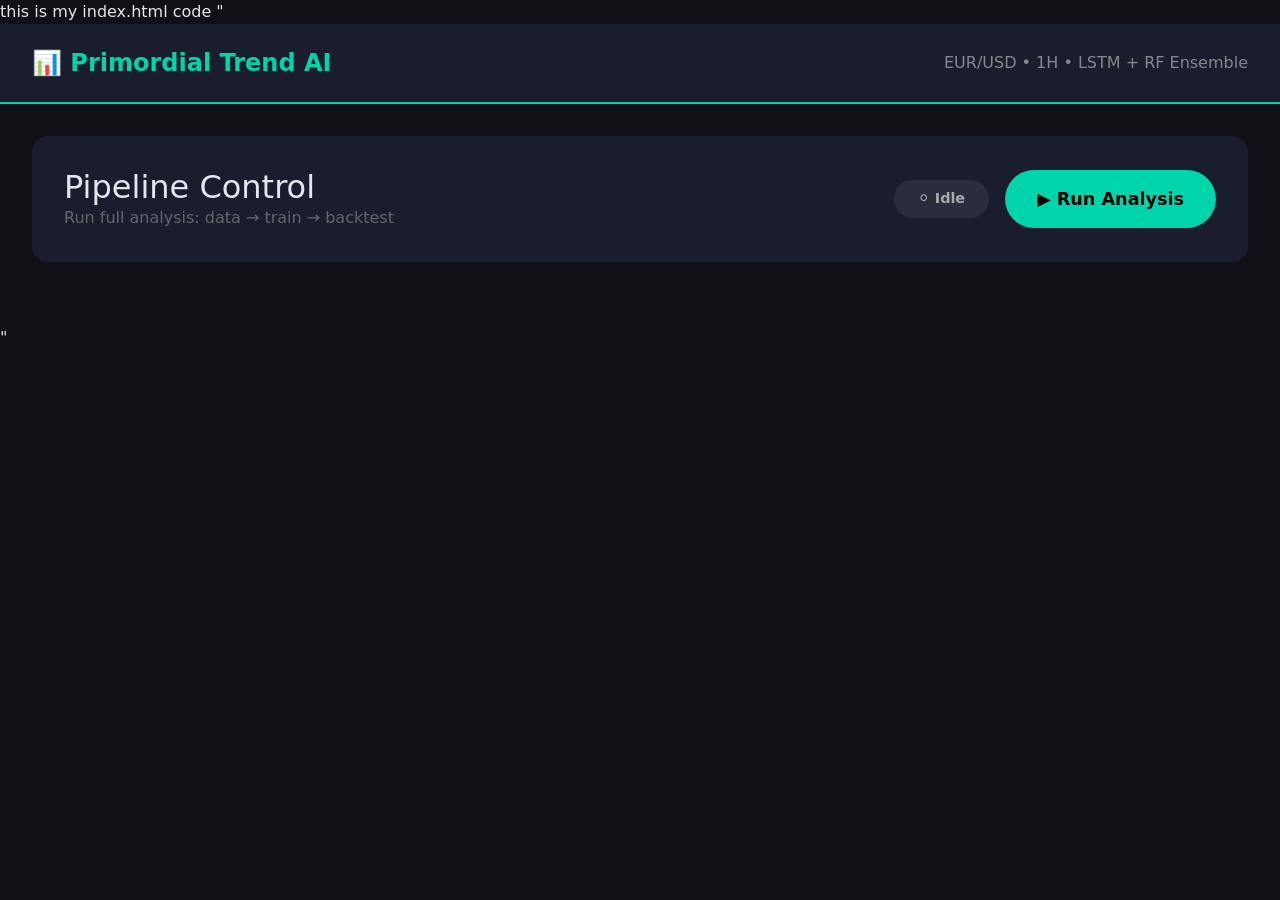
<file: templates/index.html>
this is my index.html code "<!DOCTYPE html>
<html lang="en">
<head>
    <meta charset="UTF-8">
    <meta name="viewport" content="width=device-width, initial-scale=1.0">
    <title>Primordial Trend AI</title>
    <link href="https://cdn.jsdelivr.net/npm/bootstrap@5.3.0/dist/css/bootstrap.min.css" rel="stylesheet">
    <script src="https://cdn.plot.ly/plotly-latest.min.js"></script>
    <style>
        :root {
            --bg: #0f1117;
            --card-bg: #1a1d2e;
            --text: #e4e6eb;
            --accent: #00d4aa;
            --red: #ff4757;
            --gold: #ffa502;
        }
        * { margin: 0; padding: 0; box-sizing: border-box; }
        body {
            background: var(--bg);
            color: var(--text);
            font-family: 'Segoe UI', system-ui, sans-serif;
            min-height: 100vh;
        }
        .navbar {
            background: var(--card-bg);
            border-bottom: 2px solid var(--accent);
            padding: 1rem 2rem;
        }
        .navbar-brand {
            color: var(--accent) !important;
            font-weight: 700;
            font-size: 1.5rem;
        }
        .container { max-width: 1400px; margin: 0 auto; padding: 2rem; }
        .control-panel {
            background: var(--card-bg);
            border-radius: 16px;
            padding: 2rem;
            margin-bottom: 2rem;
            display: flex;
            align-items: center;
            justify-content: space-between;
            flex-wrap: wrap;
            gap: 1rem;
        }
        .btn-run {
            background: var(--accent);
            color: #000;
            border: none;
            padding: 1rem 2rem;
            border-radius: 50px;
            font-weight: 700;
            font-size: 1.1rem;
            cursor: pointer;
            transition: all 0.3s;
        }
        .btn-run:hover { transform: scale(1.05); box-shadow: 0 0 30px rgba(0,212,170,0.4); }
        .btn-run:disabled { background: #555; cursor: not-allowed; transform: none; box-shadow: none; }
        .status-badge {
            padding: 0.5rem 1.5rem;
            border-radius: 50px;
            font-weight: 600;
            font-size: 0.9rem;
        }
        .status-idle { background: #2a2d3e; color: #aaa; }
        .status-running { background: #2a2d3e; color: var(--gold); animation: pulse 1.5s infinite; }
        .status-complete { background: rgba(0,212,170,0.15); color: var(--accent); }
        @keyframes pulse { 0%,100%{opacity:1} 50%{opacity:0.5} }
        .signal-card {
            background: var(--card-bg);
            border-radius: 16px;
            padding: 2rem;
            text-align: center;
            margin-bottom: 2rem;
        }
        .signal-buy { color: var(--accent); font-size: 3rem; font-weight: 900; }
        .signal-sell { color: var(--red); font-size: 3rem; font-weight: 900; }
        .signal-hold { color: #aaa; font-size: 3rem; font-weight: 900; }
        .metrics-grid {
            display: grid;
            grid-template-columns: repeat(auto-fit, minmax(220px, 1fr));
            gap: 1rem;
            margin-bottom: 2rem;
        }
        .metric-card {
            background: var(--card-bg);
            border-radius: 12px;
            padding: 1.5rem;
            text-align: center;
        }
        .metric-value {
            font-size: 2rem;
            font-weight: 700;
            color: var(--accent);
        }
        .metric-label {
            font-size: 0.85rem;
            color: #888;
            text-transform: uppercase;
            letter-spacing: 1px;
        }
        .chart-container {
            background: var(--card-bg);
            border-radius: 16px;
            padding: 1.5rem;
            margin-bottom: 1.5rem;
        }
        .trades-table {
            background: var(--card-bg);
            border-radius: 16px;
            padding: 1.5rem;
            overflow-x: auto;
        }
        table {
            width: 100%;
            border-collapse: collapse;
            color: var(--text);
        }
        th { color: var(--accent); padding: 1rem; border-bottom: 2px solid #333; text-align: left; }
        td { padding: 0.75rem 1rem; border-bottom: 1px solid #222; }
        .profit { color: var(--accent); }
        .loss { color: var(--red); }
        .spinner {
            display: inline-block;
            width: 20px; height: 20px;
            border: 3px solid #333;
            border-top-color: var(--accent);
            border-radius: 50%;
            animation: spin 1s linear infinite;
            margin-left: 10px;
        }
        @keyframes spin { to { transform: rotate(360deg); } }
        .log-item {
            padding: 0.5rem 1rem;
            border-left: 3px solid var(--accent);
            margin: 0.5rem 0;
            font-size: 0.9rem;
            color: #aaa;
        }
    </style>
</head>
<body>
    <nav class="navbar">
        <span class="navbar-brand">📊 Primordial Trend AI</span>
        <span style="color:#888;">EUR/USD • 1H • LSTM + RF Ensemble</span>
    </nav>

    <div class="container">
        <!-- Control Panel -->
        <div class="control-panel">
            <div>
                <h2 style="margin:0; color:var(--text);">Pipeline Control</h2>
                <p style="margin:0; color:#666;">Run full analysis: data → train → backtest</p>
            </div>
            <div style="display:flex; align-items:center; gap:1rem;">
                <span id="statusBadge" class="status-badge status-idle">⚪ Idle</span>
                <button id="runBtn" class="btn-run" onclick="runPipeline()">▶ Run Analysis</button>
            </div>
        </div>

        <!-- Latest Signal -->
        <div class="signal-card" id="signalCard" style="display:none;">
            <h3 style="color:#888; margin-bottom:0.5rem;">LIVE AI SIGNAL</h3>
            <div id="signalDisplay"></div>
            <p id="signalDetails" style="color:#666; margin-top:0.5rem;"></p>
        </div>

        <!-- Metrics -->
        <div class="metrics-grid" id="metricsGrid" style="display:none;"></div>

        <!-- Equity Curve -->
        <div class="chart-container" id="equityChart" style="display:none;">
            <h5 style="color:#888; margin-bottom:1rem;">📈 Equity Curve</h5>
            <div id="equityPlot"></div>
        </div>

        <!-- Pipeline Logs -->
        <div class="chart-container" id="logContainer" style="display:none;">
            <h5 style="color:#888; margin-bottom:1rem;">📋 Pipeline Log</h5>
            <div id="logContent"></div>
        </div>

        <!-- Trades Table -->
        <div class="trades-table" id="tradesContainer" style="display:none;">
            <h5 style="color:#888; margin-bottom:1rem;">📝 Trade History</h5>
            <table id="tradesTable"></table>
        </div>
    </div>

    <script>
        let pollInterval = null;

        function runPipeline() {
            const btn = document.getElementById('runBtn');
            const badge = document.getElementById('statusBadge');

            btn.disabled = true;
            btn.innerHTML = '⏳ Running... <span class="spinner"></span>';
            badge.className = 'status-badge status-running';
            badge.textContent = '🟡 Running';

            fetch('/api/run', { method: 'POST' })
                .then(r => r.json())
                .then(data => {
                    if (data.status === 'started') {
                        pollInterval = setInterval(checkStatus, 2000);
                    }
                });
        }

        function checkStatus() {
            fetch('/api/status')
                .then(r => r.json())
                .then(data => {
                    if (!data.running && data.results) {
                        clearInterval(pollInterval);
                        document.getElementById('runBtn').disabled = false;
                        document.getElementById('runBtn').innerHTML = '▶ Run Analysis';
                        document.getElementById('statusBadge').className = 'status-badge status-complete';
                        document.getElementById('statusBadge').textContent = '🟢 Complete';
                        displayResults(data.results);
                        showLogs(data.results.steps);
                    } else if (data.running) {
                        // Show progress logs if available
                        if (data.results && data.results.steps) {
                            showLogs(data.results.steps);
                        }
                    }
                });
        }

        function showLogs(steps) {
            const logContainer = document.getElementById('logContainer');
            const logContent = document.getElementById('logContent');
            logContainer.style.display = 'block';
            logContent.innerHTML = steps.map(s =>
                `<div class="log-item">✅ <b>${s.name}:</b> ${s.message}</div>`
            ).join('');
        }

        function displayResults(results) {
            // Show LIVE signal
            if (results.live_prediction) {
                document.getElementById("signalCard").style.display = "block";
                const sig = results.live_prediction;
                const display = document.getElementById("signalDisplay");
                let signalClass = "signal-hold";
                if (sig.signal === "BUY")
                    signalClass = "signal-buy";
                else if (sig.signal === "SELL")
                    signalClass = "signal-sell";
                display.className = signalClass;
                display.textContent = sig.signal;
                document.getElementById("signalDetails").innerHTML =
                    `
                    <b>Price:</b> ${sig.price}<br>
                    <b>Confidence:</b> ${sig.confidence}%<br>
                    <b>Updated:</b> ${sig.time}
                    `;
            }

            // Show metrics
            if (results.backtest) {
                const bt = results.backtest;
                document.getElementById('metricsGrid').style.display = 'grid';
                document.getElementById('metricsGrid').innerHTML = `
                    <div class="metric-card">
                        <div class="metric-value">$${bt.final_capital.toLocaleString()}</div>
                        <div class="metric-label">Final Capital</div>
                    </div>
                    <div class="metric-card">
                        <div class="metric-value" style="color:${bt.total_return >= 0 ? 'var(--accent)' : 'var(--red)'}">
                            ${bt.total_return}%</div>
                        <div class="metric-label">Total Return</div>
                    </div>
                    <div class="metric-card">
                        <div class="metric-value">${bt.num_trades}</div>
                        <div class="metric-label">Total Trades</div>
                    </div>
                    <div class="metric-card">
                        <div class="metric-value">${bt.win_rate}%</div>
                        <div class="metric-label">Win Rate</div>
                    </div>
                    <div class="metric-card">
                        <div class="metric-value">${bt.rf_accuracy}%</div>
                        <div class="metric-label">RF Accuracy</div>
                    </div>
                `;

                // Equity curve chart
                document.getElementById('equityChart').style.display = 'block';
                const trace = {
                    y: bt.equity_curve,
                    type: 'scatter',
                    mode: 'lines',
                    fill: 'tozeroy',
                    line: { color: '#00d4aa', width: 2 },
                    fillcolor: 'rgba(0,212,170,0.1)'
                };
                const layout = {
                    plot_bgcolor: '#1a1d2e',
                    paper_bgcolor: '#1a1d2e',
                    font: { color: '#e4e6eb' },
                    margin: { l: 60, r: 20, t: 10, b: 40 },
                    xaxis: { gridcolor: '#333' },
                    yaxis: { gridcolor: '#333', tickprefix: '$' }
                };
                Plotly.newPlot('equityPlot', [trace], layout, { displayModeBar: false });

                // Trades table
                document.getElementById('tradesContainer').style.display = 'block';
                let tableHTML = '<tr><th>Entry</th><th>Exit</th><th>Type</th><th>P&L</th><th>Reason</th></tr>';
                bt.trades.forEach(t => {
                    const pnlClass = t['P&L'].startsWith('-') ? 'loss' : 'profit';
                    tableHTML += `<tr>
                        <td>${t['Entry']}</td><td>${t['Exit']}</td><td>${t['Type']}</td>
                        <td class="${pnlClass}">${t['P&L']}</td><td>${t['Exit_Reason']}</td>
                    </tr>`;
                });
                document.getElementById('tradesTable').innerHTML = tableHTML;
            }

            // Show logs
            if (results.steps) showLogs(results.steps);
        }
        // Automatically refresh every 60 seconds
// Auto-refresh every 60 seconds only when page is visible
setInterval(async () => {
    try {
        if (document.visibilityState !== 'visible') return;
        console.log('Auto-refreshing...');
        await fetch('/api/run', { method: 'POST' });
    } catch (err) {
        console.error('Auto-refresh failed:', err);
    }
}, 60000);
    </script>
</body>
</html>"
</file>
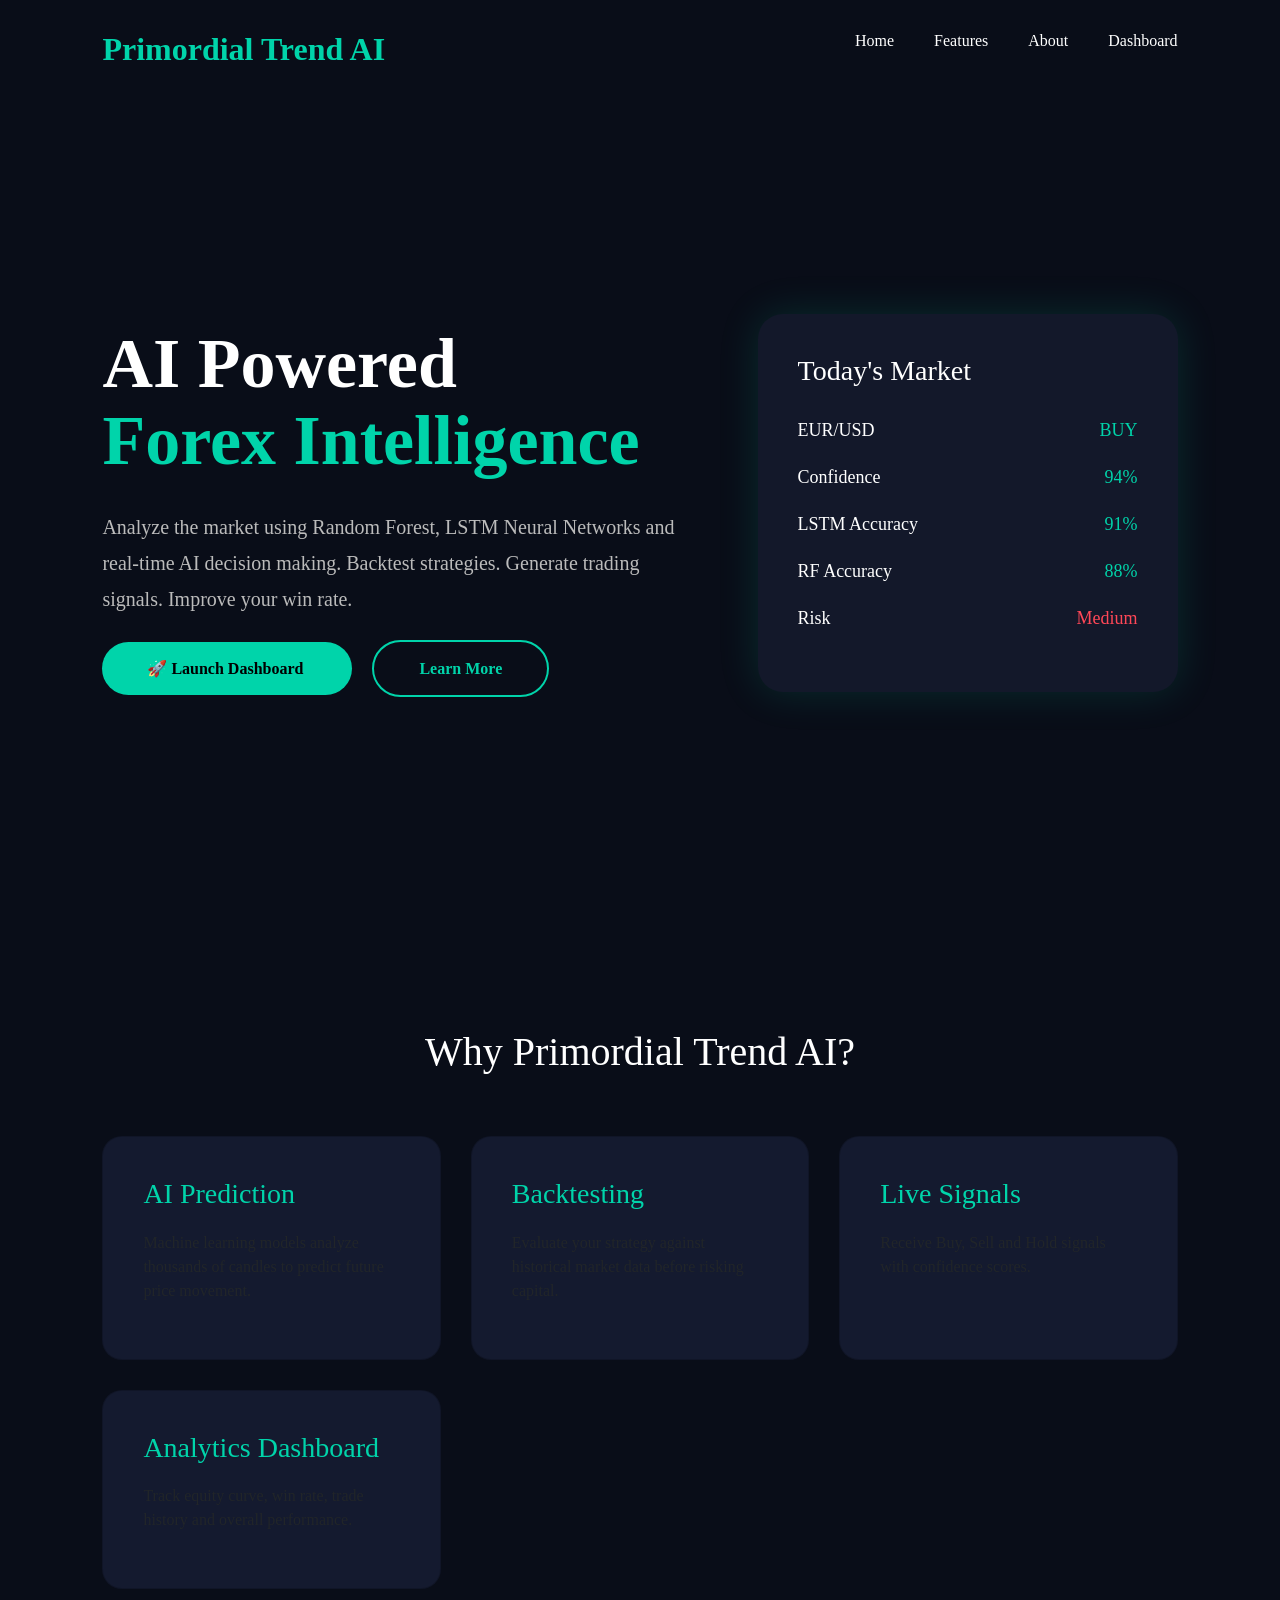
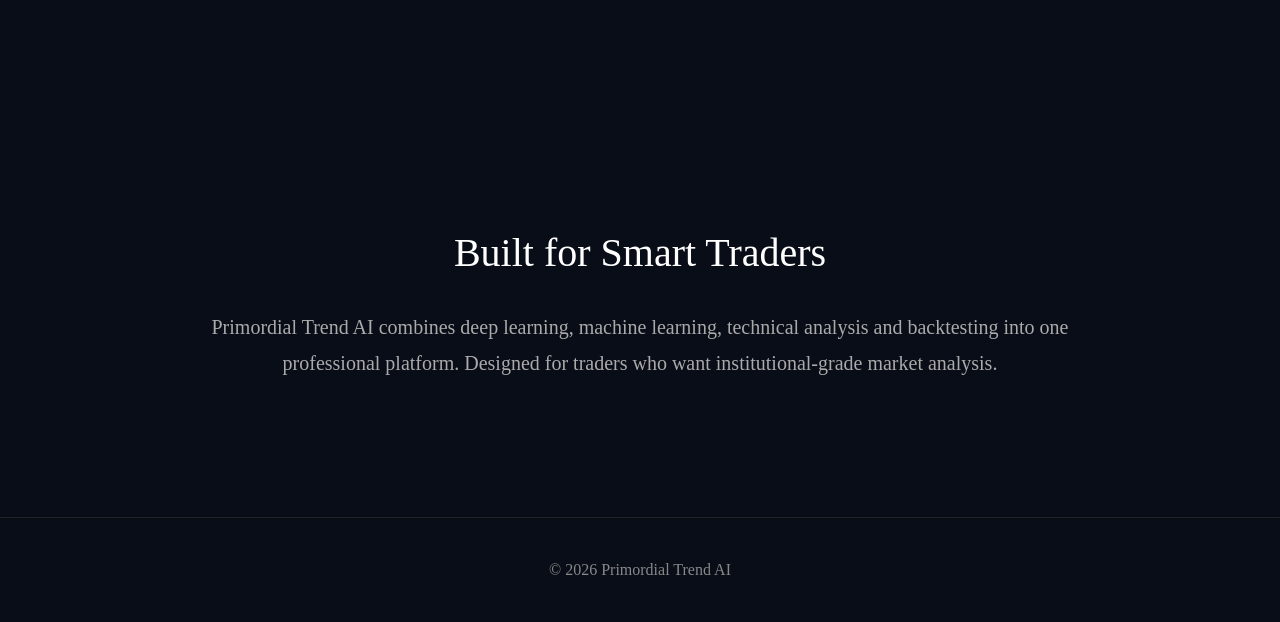
<file: templates/landing.html>
<!DOCTYPE html>
<html lang="en">
<head>
<meta charset="UTF-8">
<meta name="viewport" content="width=device-width, initial-scale=1.0">

<title>Primordial Trend AI</title>

<link href="https://cdn.jsdelivr.net/npm/bootstrap@5.3.0/dist/css/bootstrap.min.css" rel="stylesheet">

<style>

*{
margin:0;
padding:0;
box-sizing:border-box;
}

body{

background:#090d18;
font-family:Segoe UI;
color:white;
overflow-x:hidden;

}

nav{

display:flex;
justify-content:space-between;
align-items:center;
padding:25px 8%;

}

.logo{

font-size:32px;
font-weight:700;
color:#00d4aa;

}

nav ul{

display:flex;
gap:40px;
list-style:none;

}

nav a{

color:white;
text-decoration:none;
transition:.3s;

}

nav a:hover{

color:#00d4aa;

}

.hero{

height:90vh;
display:flex;
align-items:center;
justify-content:space-between;
padding:0 8%;

}

.hero-text{

max-width:600px;

}

.hero-text h1{

font-size:70px;
font-weight:800;
line-height:1.1;

}

.hero-text span{

color:#00d4aa;

}

.hero-text p{

margin-top:30px;
font-size:20px;
color:#bbbbbb;
line-height:1.8;

}

.buttons{

margin-top:40px;

}

.btn-main{

background:#00d4aa;
padding:18px 45px;
border-radius:50px;
text-decoration:none;
font-weight:bold;
color:black;
margin-right:20px;
transition:.3s;

}

.btn-main:hover{

transform:translateY(-4px);

}

.btn-outline{

border:2px solid #00d4aa;
padding:18px 45px;
border-radius:50px;
text-decoration:none;
color:#00d4aa;
font-weight:bold;

}

.hero-card{

width:420px;

background:#13182a;

border-radius:25px;

padding:40px;

box-shadow:0 0 40px rgba(0,212,170,.15);

}

.metric{

display:flex;
justify-content:space-between;
margin:20px 0;

font-size:18px;

}

.green{

color:#00d4aa;

}

.red{

color:#ff4757;

}

.section{

padding:120px 8%;

}

.cards{

display:grid;

grid-template-columns:repeat(auto-fit,minmax(280px,1fr));

gap:30px;

margin-top:60px;

}

.card{

background:#141a2f;

padding:40px;

border-radius:20px;

transition:.3s;

}

.card:hover{

transform:translateY(-8px);

}

.card h3{

margin-bottom:20px;

color:#00d4aa;

}

footer{

padding:40px;

text-align:center;

color:#888;

border-top:1px solid #222;

}

</style>

</head>

<body>

<nav>

<div class="logo">
Primordial Trend AI
</div>

<ul>

<li><a href="#">Home</a></li>

<li><a href="#features">Features</a></li>

<li><a href="#about">About</a></li>

<li><a href="/dashboard">Dashboard</a></li>

</ul>

</nav>

<section class="hero">

<div class="hero-text">

<h1>

AI Powered<br>

<span>Forex Intelligence</span>

</h1>

<p>

Analyze the market using Random Forest, LSTM Neural Networks and
real-time AI decision making.

Backtest strategies.

Generate trading signals.

Improve your win rate.

</p>

<div class="buttons">

<a href="/dashboard" class="btn-main">

🚀 Launch Dashboard

</a>

<a href="#features" class="btn-outline">

Learn More

</a>

</div>

</div>

<div class="hero-card">

<h3 style="margin-bottom:30px;">Today's Market</h3>

<div class="metric">

<span>EUR/USD</span>

<span class="green">BUY</span>

</div>

<div class="metric">

<span>Confidence</span>

<span class="green">94%</span>

</div>

<div class="metric">

<span>LSTM Accuracy</span>

<span class="green">91%</span>

</div>

<div class="metric">

<span>RF Accuracy</span>

<span class="green">88%</span>

</div>

<div class="metric">

<span>Risk</span>

<span class="red">Medium</span>

</div>

</div>

</section>

<section class="section" id="features">

<center>

<h1>Why Primordial Trend AI?</h1>

</center>

<div class="cards">

<div class="card">

<h3>AI Prediction</h3>

<p>

Machine learning models analyze thousands of candles to predict future price movement.

</p>

</div>

<div class="card">

<h3>Backtesting</h3>

<p>

Evaluate your strategy against historical market data before risking capital.

</p>

</div>

<div class="card">

<h3>Live Signals</h3>

<p>

Receive Buy, Sell and Hold signals with confidence scores.

</p>

</div>

<div class="card">

<h3>Analytics Dashboard</h3>

<p>

Track equity curve, win rate, trade history and overall performance.

</p>

</div>

</div>

</section>

<section class="section" id="about">

<center>

<h1>Built for Smart Traders</h1>

<br>

<p style="max-width:900px;color:#aaa;font-size:20px;line-height:1.8;">

Primordial Trend AI combines deep learning, machine learning,
technical analysis and backtesting into one professional platform.
Designed for traders who want institutional-grade market analysis.

</p>

</center>

</section>

<footer>

© 2026 Primordial Trend AI

</footer>

</body>

</html>
</file>
